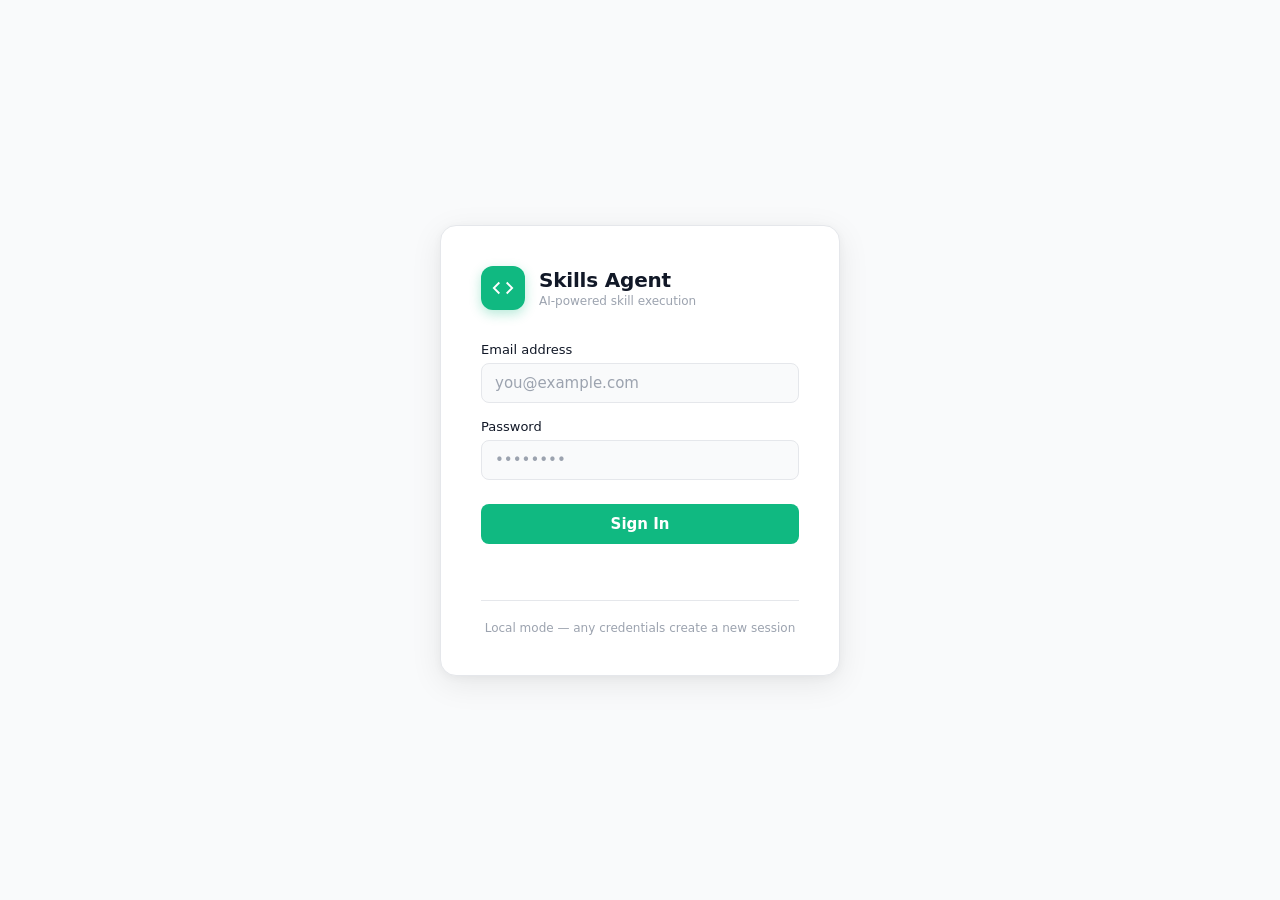
<file: web/index.html>
<!DOCTYPE html>
<html lang="en">
<head>
  <meta charset="UTF-8" />
  <meta name="viewport" content="width=device-width, initial-scale=1.0" />
  <title>Skills Agent — Sign In</title>
  <style>
    *, *::before, *::after { box-sizing: border-box; margin: 0; padding: 0; }

    :root {
      --bg:       #f9fafb;
      --surface:  #ffffff;
      --border:   #e5e7eb;
      --text:     #111827;
      --muted:    #9ca3af;
      --accent:   #10b981;
      --accent-h: #059669;
      --red:      #dc2626;
      --radius:   8px;
      --font:     -apple-system, BlinkMacSystemFont, "Segoe UI", system-ui, sans-serif;
    }

    body {
      font-family: var(--font);
      background: var(--bg);
      color: var(--text);
      min-height: 100vh;
      display: flex;
      align-items: center;
      justify-content: center;
    }

    .card {
      width: 100%;
      max-width: 400px;
      background: var(--surface);
      border: 1px solid var(--border);
      border-radius: 16px;
      padding: 40px;
      box-shadow: 0 8px 32px rgba(0,0,0,0.08), 0 2px 8px rgba(0,0,0,0.04);
    }

    .brand {
      display: flex;
      align-items: center;
      gap: 14px;
      margin-bottom: 32px;
    }

    .brand-icon {
      width: 44px;
      height: 44px;
      background: var(--accent);
      border-radius: 12px;
      display: flex;
      align-items: center;
      justify-content: center;
      box-shadow: 0 4px 12px rgba(16,185,129,0.3);
    }

    .brand-icon svg { width: 22px; height: 22px; fill: none; stroke: #fff; stroke-width: 2; }

    .brand h1 {
      font-size: 1.25rem;
      font-weight: 700;
      letter-spacing: -0.01em;
      color: var(--text);
    }

    .brand p {
      font-size: 0.75rem;
      color: var(--muted);
      margin-top: 2px;
    }

    .field { margin-bottom: 16px; }

    .field label {
      display: block;
      font-size: 0.8125rem;
      font-weight: 500;
      color: var(--text);
      margin-bottom: 6px;
    }

    .field input {
      width: 100%;
      padding: 10px 13px;
      background: var(--bg);
      border: 1px solid var(--border);
      border-radius: var(--radius);
      color: var(--text);
      font-size: 0.9375rem;
      font-family: var(--font);
      outline: none;
      transition: border-color 0.15s, box-shadow 0.15s;
    }

    .field input:focus {
      border-color: var(--accent);
      box-shadow: 0 0 0 3px rgba(16,185,129,0.12);
    }

    .field input::placeholder { color: var(--muted); }

    .btn-primary {
      width: 100%;
      padding: 11px;
      background: var(--accent);
      color: #fff;
      border: none;
      border-radius: var(--radius);
      font-size: 0.9375rem;
      font-weight: 600;
      font-family: var(--font);
      cursor: pointer;
      transition: background 0.15s, box-shadow 0.15s;
      margin-top: 8px;
    }

    .btn-primary:hover:not(:disabled) {
      background: var(--accent-h);
      box-shadow: 0 4px 12px rgba(16,185,129,0.3);
    }
    .btn-primary:disabled { opacity: 0.6; cursor: not-allowed; }

    .error {
      color: var(--red);
      font-size: 0.8125rem;
      margin-top: 12px;
      min-height: 20px;
    }

    .demo-note {
      margin-top: 24px;
      padding-top: 20px;
      border-top: 1px solid var(--border);
      font-size: 0.75rem;
      color: var(--muted);
      text-align: center;
    }

    .spinner {
      display: inline-block;
      width: 14px;
      height: 14px;
      border: 2px solid rgba(255,255,255,0.35);
      border-top-color: #fff;
      border-radius: 50%;
      animation: spin 0.6s linear infinite;
      margin-right: 6px;
      vertical-align: middle;
    }

    @keyframes spin { to { transform: rotate(360deg); } }
  </style>
</head>
<body>
  <div class="card">
    <div class="brand">
      <div class="brand-icon">
        <svg viewBox="0 0 24 24" xmlns="http://www.w3.org/2000/svg">
          <polyline points="16 18 22 12 16 6"/>
          <polyline points="8 6 2 12 8 18"/>
        </svg>
      </div>
      <div>
        <h1>Skills Agent</h1>
        <p>AI-powered skill execution</p>
      </div>
    </div>

    <form id="login-form" novalidate>
      <div class="field">
        <label for="email">Email address</label>
        <input type="email" id="email" placeholder="you@example.com" autocomplete="email" required />
      </div>
      <div class="field">
        <label for="password">Password</label>
        <input type="password" id="password" placeholder="••••••••" autocomplete="current-password" required />
      </div>
      <button type="submit" class="btn-primary" id="signin-btn">Sign In</button>
      <p class="error" id="error-msg"></p>
    </form>

    <p class="demo-note">Local mode — any credentials create a new session</p>
  </div>

  <script>
    if (localStorage.getItem('sa_token')) {
      window.location.href = '/app';
    }

    const form = document.getElementById('login-form');
    const btn  = document.getElementById('signin-btn');
    const err  = document.getElementById('error-msg');

    form.addEventListener('submit', async (e) => {
      e.preventDefault();
      const email    = document.getElementById('email').value.trim();
      const password = document.getElementById('password').value;
      if (!email) { err.textContent = 'Please enter your email.'; return; }

      btn.disabled = true;
      btn.innerHTML = '<span class="spinner"></span>Signing in…';
      err.textContent = '';

      try {
        const res = await fetch('/auth/login', {
          method: 'POST',
          headers: { 'Content-Type': 'application/json' },
          body: JSON.stringify({ email, password }),
        });
        if (!res.ok) {
          const d = await res.json().catch(() => ({}));
          throw new Error(d.detail || 'Login failed');
        }
        const data = await res.json();
        localStorage.setItem('sa_token', data.token);
        localStorage.setItem('sa_email', data.email);
        window.location.href = '/app';
      } catch (ex) {
        err.textContent = ex.message;
        btn.disabled = false;
        btn.textContent = 'Sign In';
      }
    });
  </script>
</body>
</html>
</file>
